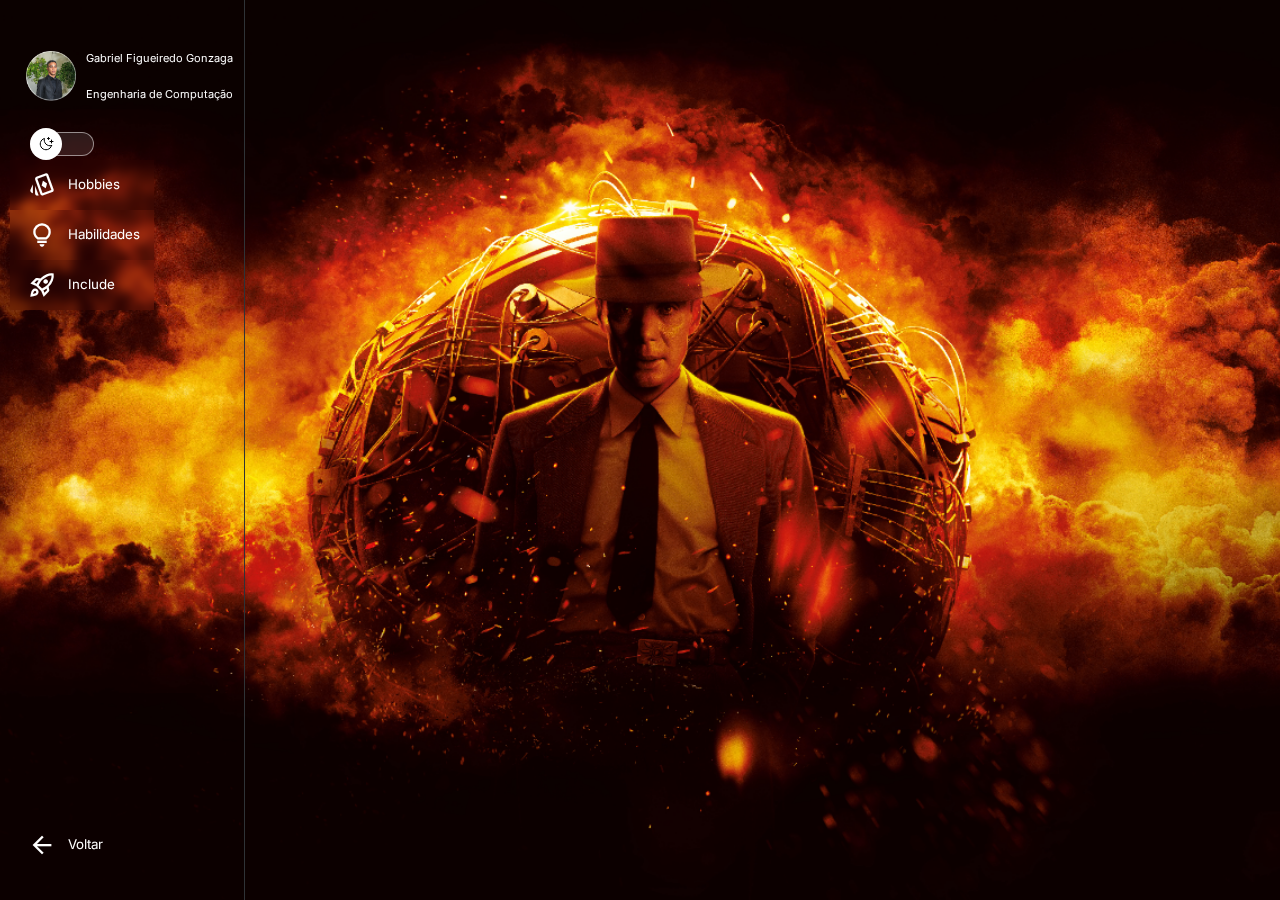
<file: perfil.html>
<!DOCTYPE html>
<html lang="pt-br" class="">
<head>
  <link rel="preconnect" href="https://fonts.googleapis.com" />
    <link rel="preconnect" href="https://fonts.gstatic.com" crossorigin />
    <link
      href="https://fonts.googleapis.com/css2?family=Inter:wght@400;500&display=swap"
      rel="stylesheet"
    />

    <meta charset="UTF-8" />
    <meta name="viewport" content="width=device-width, initial-scale=1.0" />

    <link
    rel="stylesheet"
    href="https://fonts.googleapis.com/css2?family=Material+Symbols+Outlined:opsz,wght,FILL,GRAD@48,400,0,0"
   />
    <link rel="stylesheet" href="styleperfil.css" />

    <title>Meu Perfil</title>
</head>
<body>
  
  <aside class="sidebar">
    <div class="sidebar-header">
        <img src="./assets/avatar.png" class="logo-img"/>
      <div class="text">
        <p>Gabriel Figueiredo Gonzaga</p>
        <p>Engenharia de Computação</p>
      </div>
    </div>
    <div id="switch" onclick="toggleMode()">
        <button></button>
        <span> </span>
    </div>
    <nav>
      <button id="popup" class="popup-button" data-modal-target="dialog_popup1">
        <span>
          <i class="material-symbols-outlined"> playing_cards </i>
          <span>
            Hobbies
          </span>
        </span>
      </button>

      <button id="popup" class="popup-button" data-modal-target="dialog_popup2">
        <span>
          <i class="material-symbols-outlined"> lightbulb </i>
          <span>
            Habilidades
          </span>
        </span>
      </button>

      <button id="popup" class="popup-button" data-modal-target="dialog_popup3">
        <span>
          <i class="material-symbols-outlined"> rocket_launch </i>
          <span>
            Include
          </span>
        </span>
      </button>
    </nav>

    <a href="./index.html" class="backbutton" target="_self">
      <button>
        <span> 
            <i class="material-symbols-outlined"> arrow_back </i>
            <span>
              Voltar
            </span>
        </span>
      </button>
    </a>
  </aside>

  <button class="button-mobile" onclick="toggleMenu()">
    <i class="material-symbols-outlined"> menu </i>
    <span>Menu</span>
  </button>

  <nav class="menu-mobile" id="menu-mobile" onclick="toggleMenu()">
    <button class="button-close">
      <span>
        <i class="material-symbols-outlined"> close </i>
      </span>
    </button>
   
    <button id="popup" class="popup-button-mobile" data-modal-target="dialog_popup1">
        <span>
          <i class="material-symbols-outlined"> playing_cards </i>
          <span class="mobile-text">
            Hobbies
          </span>
        </span>
    </button>

      <button id="popup" class="popup-button-mobile" data-modal-target="dialog_popup2">
        <span>
          <i class="material-symbols-outlined"> lightbulb </i>
          <span class="mobile-text"></span>
            Habilidades
          </span>
        </span>
      </button>

      <button id="popup" class="popup-button-mobile" data-modal-target="dialog_popup3">
        <span>
          <i class="material-symbols-outlined"> rocket_launch </i>
          <span class="mobile-text"></span>
            Include
          </span>
        </span>
      </button>
  </nav>
  
<!-- PopUp dos Hobbies-->
  <dialog id="dialog_popup1" class="popup">
      <h2>Hobbies</h2>
      <ul>
        <li>
          Surfar
        </li>
        <li>
          Musculação
        </li>
        <li>
          Jogos Online
        </li>
        <li>
          Jogar Futvolêi
        </li>
        <li>
          Montar a cavalo
        </li>
      </ul>
      <button id="close_dialog_popup1" class="popupClose">Fechar</button>
  </dialog>

  <!-- Pop Up Habilidades-->

  <dialog id="dialog_popup2" class="popup">
      <h2>Habilidades</h2>
      <ul>
        <li>Aprendizagem rápida</li>
        <li>Fluência média no inglês</li>
        <li>Resolução de problemas</li>
        <li>Programação em C, Python, HTML, CSS, JavaScript no nível básico</li>
      </ul>
      <button id="close_dialog_popup2" class="popupClose">Fechar</button>
  </dialog>

  <!-- PopUp Include-->

  <dialog id="dialog_popup3" class="popup">
      <h2>Porque devo entrar na Include?</h2>
      <p>Mesmo estando no primeiro semestre, estou em busca de novas experiências. Tenho a vontade de me desenvolver e melhorar cada dia mais, tendo em vista que precisarei consertar erros e aprimorar acertos na minha caminhada. Estou disposto a entregar e ensinar o que sei, e aprender com quem já tem experiência.</p>
      <button id="close_dialog_popup3" class="popupClose">Fechar</button>
  </dialog>

  <script src="./script.js"></script>
</body>
</html>
</file>
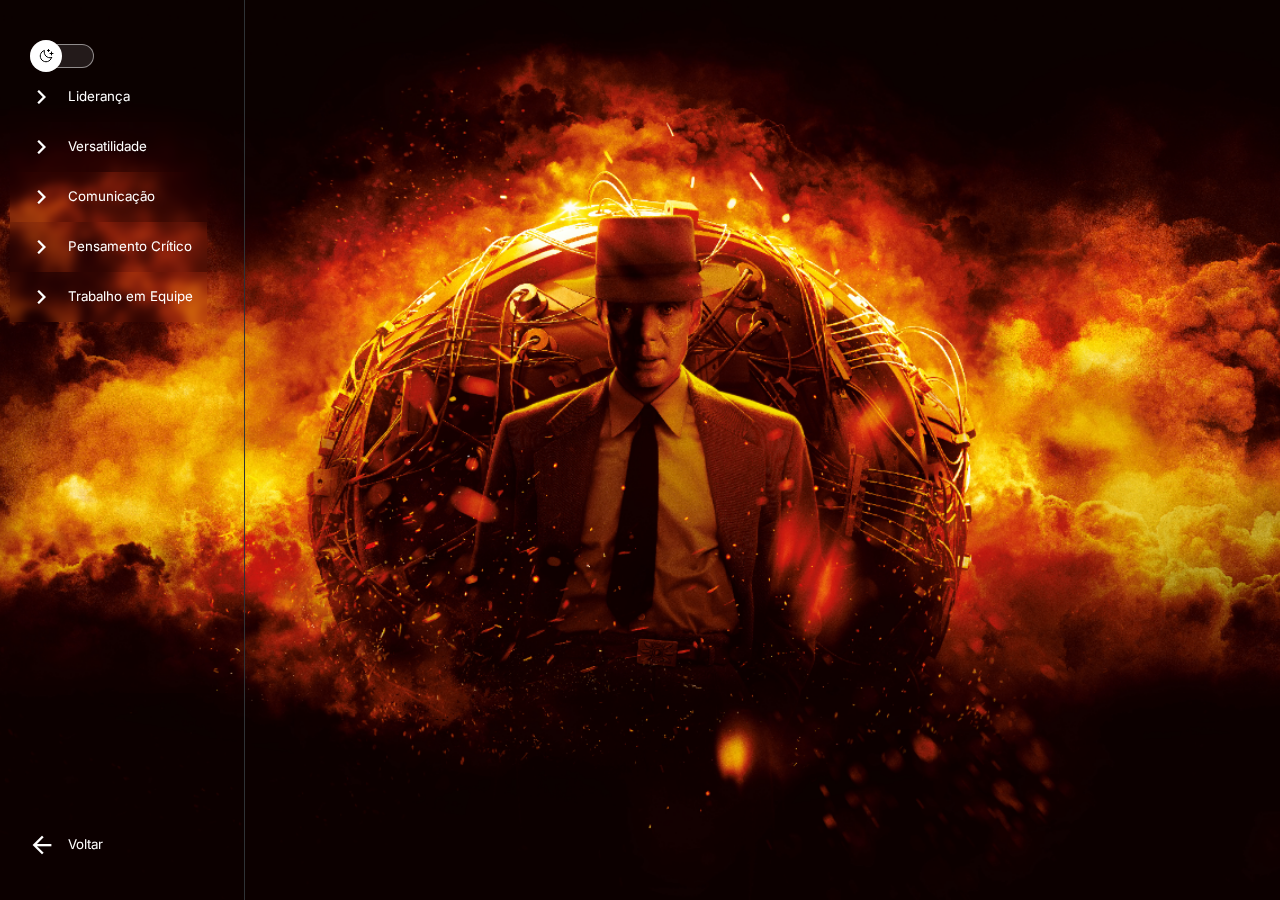
<file: posts.html>
<!DOCTYPE html>
<html lang="pt-br" class="">
<head>
  <link rel="preconnect" href="https://fonts.googleapis.com" />
    <link rel="preconnect" href="https://fonts.gstatic.com" crossorigin />
    <link
      href="https://fonts.googleapis.com/css2?family=Inter:wght@400;500&display=swap"
      rel="stylesheet"
    />

    <meta charset="UTF-8" />
    <meta name="viewport" content="width=device-width, initial-scale=1.0" />

    <link
    rel="stylesheet"
    href="https://fonts.googleapis.com/css2?family=Material+Symbols+Outlined:opsz,wght,FILL,GRAD@48,400,0,0"
   />
    <link rel="stylesheet" href="styleperfil.css" />

    <title>Posts</title>
</head>
<body>
  
  <aside class="sidebar">
    <div id="switch" onclick="toggleMode()">
        <button></button>
        <span> </span>
      </div>
    <nav>
      <button id="popup" class="popup-button" data-modal-target="dialog_popup1">
        <span>
          <i class="material-symbols-outlined"> chevron_right </i>
          <span>
            Liderança
          </span>
        </span>
      </button>

      <button id="popup" class="popup-button" data-modal-target="dialog_popup2">
        <span>
          <i class="material-symbols-outlined"> chevron_right </i>
          <span>
            Versatilidade
          </span>
        </span>
      </button>

      <button id="popup" class="popup-button" data-modal-target="dialog_popup3">
        <span>
          <i class="material-symbols-outlined"> chevron_right </i>
          <span>
            Comunicação
          </span>
        </span>
      </button>

      <button id="popup" class="popup-button" data-modal-target="dialog_popup4">
        <span>
          <i class="material-symbols-outlined"> chevron_right </i>
          <span>
            Pensamento Crítico
          </span>
        </span>
      </button>

      <button id="popup" class="popup-button" data-modal-target="dialog_popup5">
        <span>
          <i class="material-symbols-outlined"> chevron_right </i>
          <span>
            Trabalho em Equipe
          </span>
        </span>
      </button>
    </nav>
    <a href="./index.html" class="backbutton" target="_self">
    <button>
        <span> 
            <i class="material-symbols-outlined"> arrow_back </i>
            <span>
              Voltar
            </span>
        </span>
      </button>
      </a>
  </aside>

  <button class="button-mobile" onclick="toggleMenu()">
    <i class="material-symbols-outlined"> menu </i>
    <span>Menu</span>
  </button>

  <nav class="menu-mobile" id="menu-mobile" onclick="toggleMenu()">
    <button class="button-close">
      <span>
        <i class="material-symbols-outlined"> close </i>
      </span>
    </button>
   
    <button id="popup" class="popup-button-mobile" data-modal-target="dialog_popup1">
        <span>
          <i class="material-symbols-outlined"> chevron_right </i>
          <span class="mobile-text">
            Liderança
          </span>
        </span>
      </button>

      <button id="popup" class="popup-button-mobile" data-modal-target="dialog_popup2">
        <span>
          <i class="material-symbols-outlined"> chevron_right </i>
          <span class="mobile-text"></span>
            Versatilidade
          </span>
        </span>
      </button>

      <button id="popup" class="popup-button-mobile" data-modal-target="dialog_popup3">
        <span>
          <i class="material-symbols-outlined"> chevron_right </i>
          <span class="mobile-text"></span>
            Comunicação
          </span>
        </span>
      </button>

      <button id="popup" class="popup-button-mobile" data-modal-target="dialog_popup4">
        <span>
          <i class="material-symbols-outlined"> chevron_right </i>
          <span class="mobile-text"></span>
            Pensamento Crítico
          </span>
        </span>
      </button>

      <button id="popup" class="popup-button-mobile" data-modal-target="dialog_popup5">
        <span>
          <i class="material-symbols-outlined"> chevron_right </i>
          <span class="mobile-text"></span>
            Trabalho em Equipe
          </span>
        </span>
      </button>
  </nav>

  <dialog id="dialog_popup1" class="popup">
      <h2>Liderança</h2>
      <p>Tenho a facilidade de liderar e separar obrigações para o grupo, organizando cada dever, para que no final o projeto seja concluído.</p>
      <button id="close_dialog_popup1" class="popupClose">Fechar</button>
  </dialog>

  <dialog id="dialog_popup2" class="popup">
      <h2>Versatilidade</h2>
      <p>Me adapto muito bem a qualquer ambiente, seja no quesito adaptação física quanto mental. Consigo me moldar para cada local e o que ele requer de mim.</p>
      <button id="close_dialog_popup2" class="popupClose">Fechar</button>
  </dialog>

  <dialog id="dialog_popup3" class="popup">
      <h2>Comunicação</h2>
      <p>Consigo me comunicar e transmitir ideias com clareza, não tenho vergonha de falar o que penso, respeitando a ideia do próximo.<p>
      <button id="close_dialog_popup3" class="popupClose">Fechar</button>
  </dialog>

  <dialog id="dialog_popup4" class="popup">
      <h2>Pensamento Crítico</h2>
      <p>Separo as minhas ideias e o que está acontecendo ao meu redor, paro e consigo pensar criticamente sobre o assunto sem deixar o lado emocional me afetar.</p>
      <button id="close_dialog_popup4" class="popupClose">Fechar</button>
  </dialog>

  <dialog id="dialog_popup5" class="popup">
      <h2>Trabalho em Equipe</h2>
      <p>Me dou bem com todos, não gosto de discussão e brigas, acho muito mais interessante fazer o trabalho em um ambiente harmonioso.</p>
      <button id="close_dialog_popup5" class="popupClose">Fechar</button>
  </dialog>
  
  <script src="./script.js"></script>
</body>
</html>
</file>
<file: styleperfil.css>
* {
  box-sizing: border-box;
}
:root {
  --text-color: rgb(255, 255, 255);
  --bg-url: url(./assets/openhei_resized.jpeg);
  --stroke-color: rgba(255, 255, 255, 0.5);
  --surface-color: rgba(255, 255, 255, 0.1);
  --surface-color-hover: rgba(0, 0, 0, 0.02);
  --highlight-color: rgba(255, 255, 255, 0.2);
  --switch-bg-url: url(./assets/moon-stars.svg);
  --popup-color: rgba(100, 100, 100, 0.5)
}

.light {
  --text-color: black;
  --bg-url: url(./assets/barbie_resized.png);
  --stroke-color: rgba(0, 0, 0, 0.5);
  --surface-color: rgba(0, 0, 0, 0.1);
  --surface-color-hover: rgba(255, 255, 255, 0.1);
  --highlight-color: rgba(0, 0, 0, 0.3);
  --switch-bg-url: url(./assets/sun.svg);
  --popup-color: rgba(60, 60, 60, 0.3)
}

body {
  margin: 0;
  background: var(--bg-url) no-repeat top center/cover;
  transition: background 1s ease;
  height: 100vh;
}

body * {
  font-family: "Inter", sans-serif;
  color: var(--text-color);
}

.sidebar {
  position: fixed;
  top: 0;
  display: flex;
  flex-direction: column;
  align-items: flex-start;
  width: 245px;
  height: 100%;
  padding: 40px 10px 30px 10px;
  border-right: 1px solid #2f3336;
  transition: all 0.4s;
}

.sidebar-header {
  display: flex;
  align-items: center;
  width: 100%;
  margin-bottom:  16px;
}

.logo-img {
  width: 50px;
  min-height: 50px;
  transition: transform 0.4s;

  margin-left: 16px;
}

.logo-img:hover {
  transform: scale(1.5);
}

.text {
  display: inline-flex;
  font-size: 11px;
  margin-left: 10px;
  flex-direction: column;

  transition: all 0.2s;
}

#switch {
  position: relative;
  width: 64px;

  margin: 4px;
  margin-left: 20px;
}

#switch button {
  width: 32px;
  height: 32px;
  background: white var(--switch-bg-url) no-repeat center;
  border: 0;
  border-radius: 50%;

  position: absolute;
  top: 50%;
  left: 0;
  z-index: 1;
  transform: translateY(-50%);

  animation: slide-out 0.8s;
}

.light #switch button {
  animation: slide-in 0.8s forwards;
}

#switch button:hover {
  outline: 8px solid var(--highlight-color);
}

#switch span {
  display: block;
  width: 64px;
  height: 24px;
  background: var(--surface-color);
  border: 1px solid var(--stroke-color);
  backdrop-filter: blur(4px);
  -webkit-backdrop-filter: blur(4px);
  border-radius: 9999px;
}

.sidebar button {
  background: transparent;
  border: 0;
  
  backdrop-filter: blur(4px);
  -webkit-backdrop-filter: blur(4px);

  cursor: pointer;
  text-align: left;
}

.sidebar button > span {
  display: inline-flex;
  align-items: center;
  gap: 12px;
  height: 48px;
  padding: 0 8px 0 12px;
  line-height: 1;
}

.sidebar button:hover > span {
  outline: 4px solid var(--highlight-color);
  border-radius: 8px;
}

.sidebar button i {
  position: relative;
  font-size: 28px;
  transition: 0.2s;
}

.sidebar > nav {
  flex: 1 1 auto;
  display: flex;
  flex-direction: column;
}

.button-mobile {
  display: none;
  align-self: flex-start;
  align-items: center;
  margin: 16px;
  background: transparent;
  color: #fff;
  border: 0;
}

.button-close span i {
  font-size: 42px;
}

.menu-mobile {
  display: none;
}

.menu-mobile-active {
  width: 100vw;
  height: 100vw;
  background-color: var(--surface-color);
  z-index: 99;
  position: fixed;
  top: 0;
  left: 0;
  display: flex;
  flex-direction: column;
  align-items: center;
  justify-content: center;
  overflow: hidden;
}

.menu-mobile-active button {
  background: var(--surface-color);
  border: 0;
  backdrop-filter: blur(4px);
  -webkit-backdrop-filter: blur(4px);
  border-radius: 9999px;
  color: inherit;
  margin-bottom: 16px;
}

.menu-mobile-active button > span {
  display: inline-flex;
  align-items: center;
}

.mobile-text {
  font-size: 22px;
  margin-left: 8px; 
}

.popup {
  margin-left: 255px;
  margin-right: 8px;
  overflow: hidden;
  transition: all 0.4s;
  background-color: var(--popup-color);
  border: none;
  border-radius: .5rem;
  box-shadow: 0 0 1em rgba(0, 0, 0, 1);
}

.popupClose:hover {
  box-shadow: 0 0 1em rgba(0, 0, 0, 0.9);
}

.popup::backdrop {
  background-color: var(--popup-color);
}

.popupClose {
  border: none;
  border-radius: .5rem;
  background-color: var(--switch-bg-url);
  box-shadow: 0 0 1em rgba(0, 0, 0, 0.5);
  cursor: pointer;
}

@media (width < 920px) {
  .sidebar {
    width: 120px;
  }
  .sidebar button > span {
    width: 50%;
  }
  .sidebar button > span > span {
    opacity: 0;
    visibility: hidden;
  }
  .text {
    opacity: 0;
    visibility: hidden;
  }

  .popup {
  margin-left: 135px;
  margin-right: 10px;
  }

  .sidebar button {
    backdrop-filter: none;
  }

  .main {
  margin-left: 110px;
}
}

@media (max-width: 440px){
  .sidebar {
    display: none;
  }

  .button-mobile {
    display: flex;
  }

  .main {
    margin-left: 6px;
  }

  .popup {
    margin: auto;
  }
}

.backbutton {
  display: inline-flex;
  align-items: center;
  text-decoration: none;
  font-size: 16px;
}

@keyframes slide-in {
  from {
    left: 0;
  }
  to {
    left: 50%;
  }
}

@keyframes slide-out {
  from {
    left: 50%;
  }
  to {
    left: 0;
  }
}
</file>
